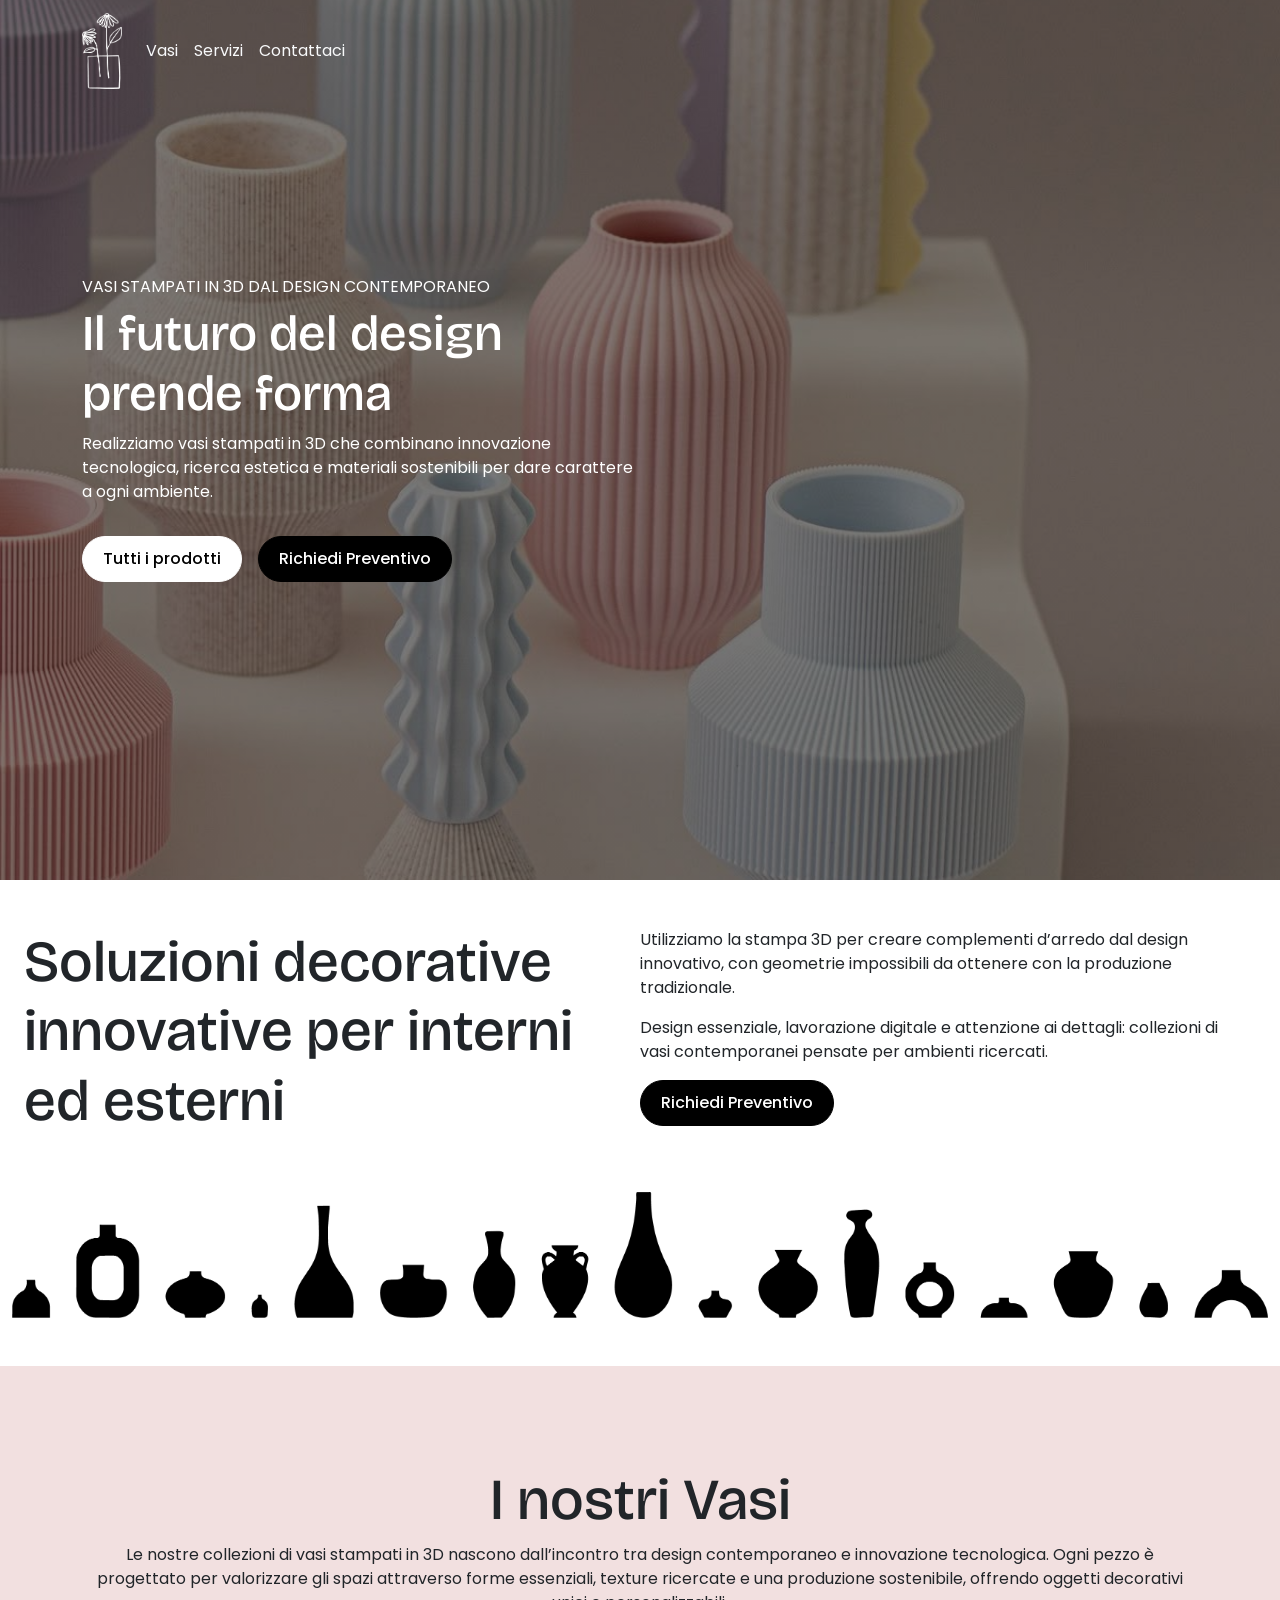
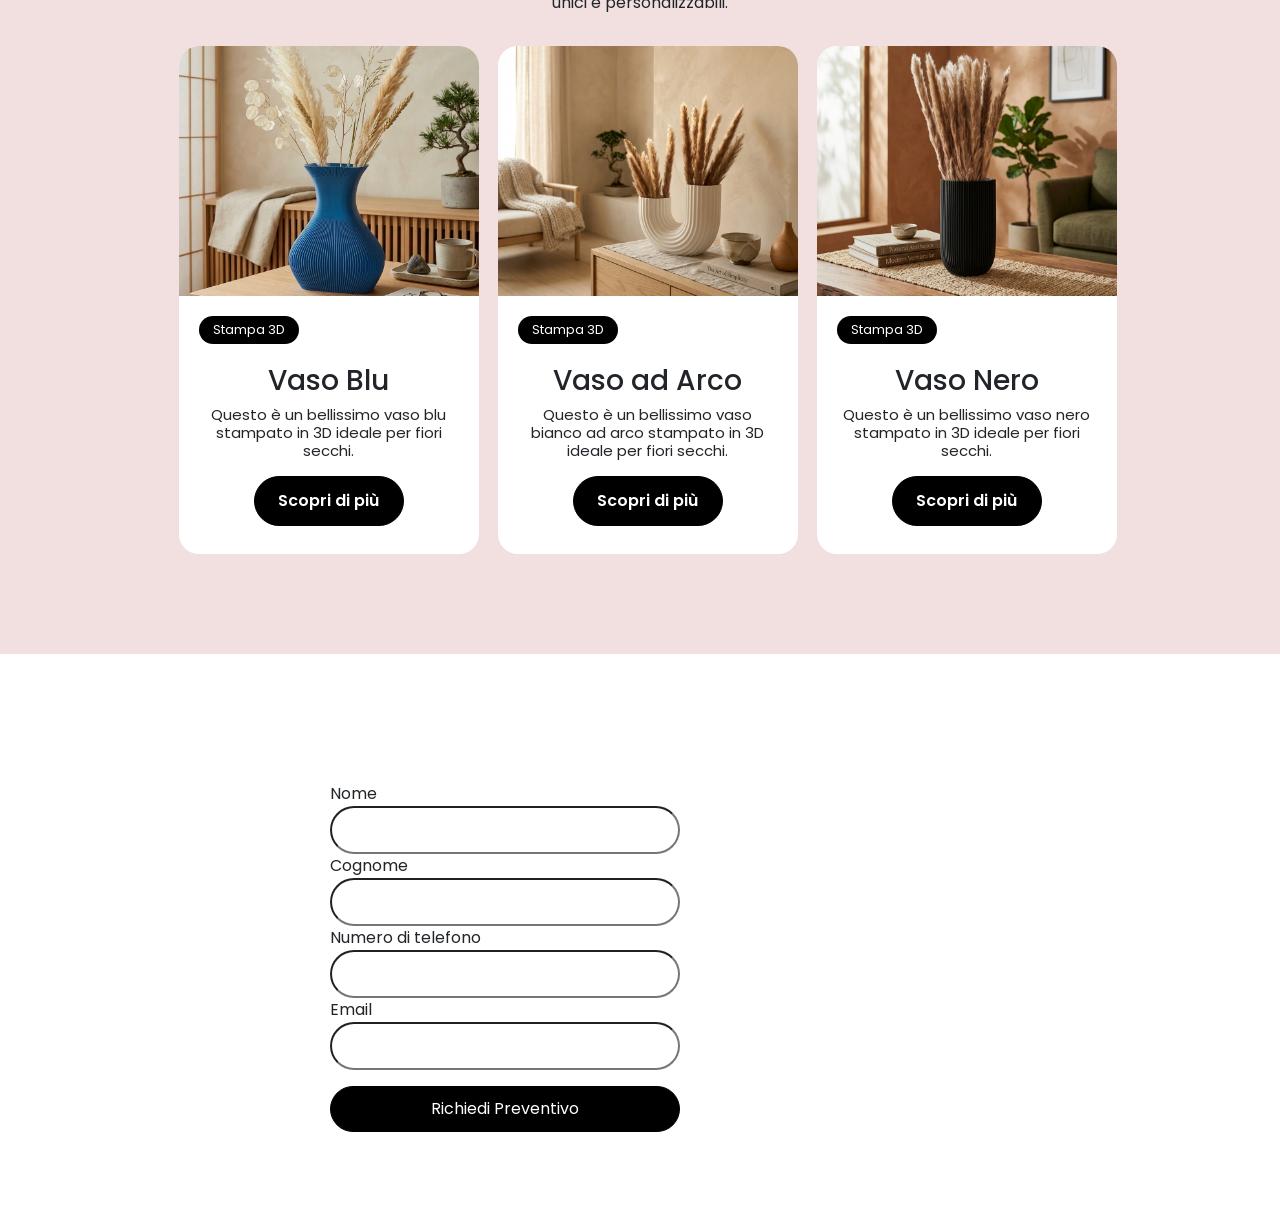
<file: index.html>
<!DOCTYPE html>
<html lang="en">
<head>
    <meta charset="UTF-8">
    <meta name="viewport" content="width=device-width, initial-scale=1.0">
    <link href="https://cdn.jsdelivr.net/npm/bootstrap@5.3.8/dist/css/bootstrap.min.css" rel="stylesheet" integrity="sha384-sRIl4kxILFvY47J16cr9ZwB07vP4J8+LH7qKQnuqkuIAvNWLzeN8tE5YBujZqJLB" crossorigin="anonymous">

    <link rel="stylesheet" href="style.css">
    <link rel="preconnect" href="https://fonts.googleapis.com">
    <link rel="preconnect" href="https://fonts.gstatic.com" crossorigin>
    <link href="https://fonts.googleapis.com/css2?family=Bricolage+Grotesque:opsz,wght@12..96,200..800&family=Poppins:ital,wght@0,100;0,200;0,300;0,400;0,500;0,600;0,700;0,800;0,900;1,100;1,200;1,300;1,400;1,500;1,600;1,700;1,800;1,900&family=Roboto:ital,wght@0,100..900;1,100..900&display=swap" rel="stylesheet">
    <link rel="preconnect" href="https://fonts.googleapis.com">
    <link rel="preconnect" href="https://fonts.gstatic.com" crossorigin>
    <link href="https://fonts.googleapis.com/css2?family=Bricolage+Grotesque:opsz,wght@12..96,200..800&family=Poppins:ital,wght@0,100;0,200;0,300;0,400;0,500;0,600;0,700;0,800;0,900;1,100;1,200;1,300;1,400;1,500;1,600;1,700;1,800;1,900&family=Roboto:ital,wght@0,100..900;1,100..900&display=swap" rel="stylesheet">
    <title>Vasi Stampati in 3D</title>
</head>
<body>
    
    <header>
        <nav class="navbar navbar-expand-lg bg-body-tertiary">
            <div class="container justify-content-between">
                <a class="navbar-brand" href="#"><img src="./img/logo_vaso_bianco.png" alt="" class="d-inline-block"></a>
                <button class="navbar-toggler" type="button" data-bs-toggle="collapse" data-bs-target="#navbarNavDropdown" aria-controls="navbarNavDropdown" aria-expanded="false" aria-label="Toggle navigation">
                    <span class="navbar-toggler-icon"></span>
                </button>
                <div class="collapse navbar-collapse" id="navbarNavDropdown">
                    <ul class="navbar-nav">
                        <li class="nav-item">
                        <a class="nav-link active link-light link-opacity-75-hover" aria-current="page" href="#vasi">Vasi</a>
                        </li>
                        <li class="nav-item">
                        <a class="nav-link link-light link-opacity-75-hover" href="#">Servizi</a>
                        </li>
                        <li class="nav-item">
                        <a class="nav-link link-light link-opacity-75-hover" href="#">Contattaci</a>
                        </li>
                        <!-- <li class="nav-item dropdown">
                        <a class="nav-link dropdown-toggle" href="#" role="button" data-bs-toggle="dropdown" aria-expanded="false">
                            Dropdown link
                        </a>
                        <ul class="dropdown-menu">
                            <li><a class="dropdown-item" href="#">Action</a></li>
                            <li><a class="dropdown-item" href="#">Another action</a></li>
                            <li><a class="dropdown-item" href="#">Something else here</a></li>
                        </ul>
                        </li> -->
                    </ul>
                </div>
            </div>
        </nav>
    </header>

    <!-- section hero -->
    <section class="container-fluid hero">
        <div class="container container_hero">
            <div class="hero_description col-xl-6 col-sm-12">
                <h1 class="h1">Vasi stampati in 3D dal design contemporaneo</h1>
                <h2 class="h2">Il futuro del design prende forma</h2>
                <p>Realizziamo vasi stampati in 3D che combinano innovazione tecnologica, ricerca estetica e materiali sostenibili per dare carattere a ogni ambiente.</p>
                <div class="ctn_pulsanti">
                    <button class="btn"><a href="#servizi">Tutti i prodotti</a></button> 
                    <button class="btn_1"><a href="#">Richiedi Preventivo</a></button>
                </div>

            </div>  
           
        </div>
    </section>



    <!-- section introduzione -->
    <section class="container-fluid mt-5">
        <div class="container-fluid row justify-content-center">
            <div class="col-xl-6 col-sm-12">
                <h2>Soluzioni decorative innovative per interni ed esterni</h2>
            </div>
            <div class="col-xl-6 col-sm-12">
                <p>Utilizziamo la stampa 3D per creare complementi d’arredo dal design innovativo, con geometrie impossibili da ottenere con la produzione tradizionale. </p>
                <p>Design essenziale, lavorazione digitale e attenzione ai dettagli: collezioni di vasi contemporanei pensate per ambienti ricercati.</p>
                <button class="btn_2"><a href="#">Richiedi Preventivo</a></button>

            </div>
        </div>
        <div class="mt-5">
            <img class="illustrazione" src="./img/illustrazione_vasi.png" alt="">
        </div>


    </section>
    



    <!-- section servizi -->
    <section class="container-fluid cnt_servizi mt-5 justify-content-center" id="vasi">
        <div class="container text-center">
            <h2>I nostri Vasi</h2>
            <p>Le nostre collezioni di vasi stampati in 3D nascono dall’incontro tra design contemporaneo e innovazione tecnologica. Ogni pezzo è progettato per valorizzare gli spazi attraverso forme essenziali, texture ricercate e una produzione sostenibile, offrendo oggetti decorativi unici e personalizzabili.</p>
        </div>

        <div class="container text-center">
            
            
        <!-- card 1-->
        <div class="cnt_1">
            <div class="cnt_img1"></div>
            <div class="badge1">Stampa 3D</div>
            <div class="cnt_descrizione">
                <h3>Vaso Blu</h3>
                <p>Questo è un bellissimo vaso blu stampato in 3D ideale per fiori secchi.</p>
                <button class="my_btn"><a href="./product/pagina_vaso.html">Scopri di più</a></button>
            </div>

       </div>

        <!-- card 2-->
        <div class="cnt_1">
            <div class="cnt_img2"></div>
            <div class="badge1">Stampa 3D</div>
            <div class="cnt_descrizione">
                <h3>Vaso ad Arco</h3>
                <p>Questo è un bellissimo vaso bianco ad arco stampato in 3D ideale per fiori secchi.</p>
                <button class="my_btn"><a href="./product/pagina_vaso.html">Scopri di più</a></button>
            </div>

       </div>

        <!-- card 3-->
        <div class="cnt_1">
            <div class="cnt_img3"></div>
            <div class="badge1">Stampa 3D</div>
            <div class="cnt_descrizione">
                <h3>Vaso Nero</h3>
                <p>Questo è un bellissimo vaso nero stampato in 3D ideale per fiori secchi.</p>
                <button class="my_btn"><a href="./product/pagina_vaso.html">Scopri di più</a></button>
            </div>

       </div>
    </div>  
    </section>


    <!-- form di contatto -->
    <section class="container-fluid contact-form row justify-content-center">
        
        <div class="container col-6">
                <h4></h4>
        </div>

        <div class="container col-6">
            <div class="label_form">
                <label for="">Nome</label>
                <input type="text" name="" id="">
            </div>

            <div class="label_form">
                <label for="">Cognome</label>
                <input type="text" name="" id="">
            </div>

            <div class="label_form">
                <label for="">Numero di telefono</label>
                <input type="number" name="" id="">
            </div>

            <div class="label_form">
                <label for="">Email</label>
                <input type="email" name="" id="">
            </div>
            <div class="label_form mt-3">
                <input class="btn_2" type="button" name="" id="" value="Richiedi Preventivo">
            </div>
        </div>
        
    </section>


    <script src="https://cdn.jsdelivr.net/npm/bootstrap@5.3.8/dist/js/bootstrap.bundle.min.js" integrity="sha384-FKyoEForCGlyvwx9Hj09JcYn3nv7wiPVlz7YYwJrWVcXK/BmnVDxM+D2scQbITxI" crossorigin="anonymous"></script>
</body>
</html>
</file>
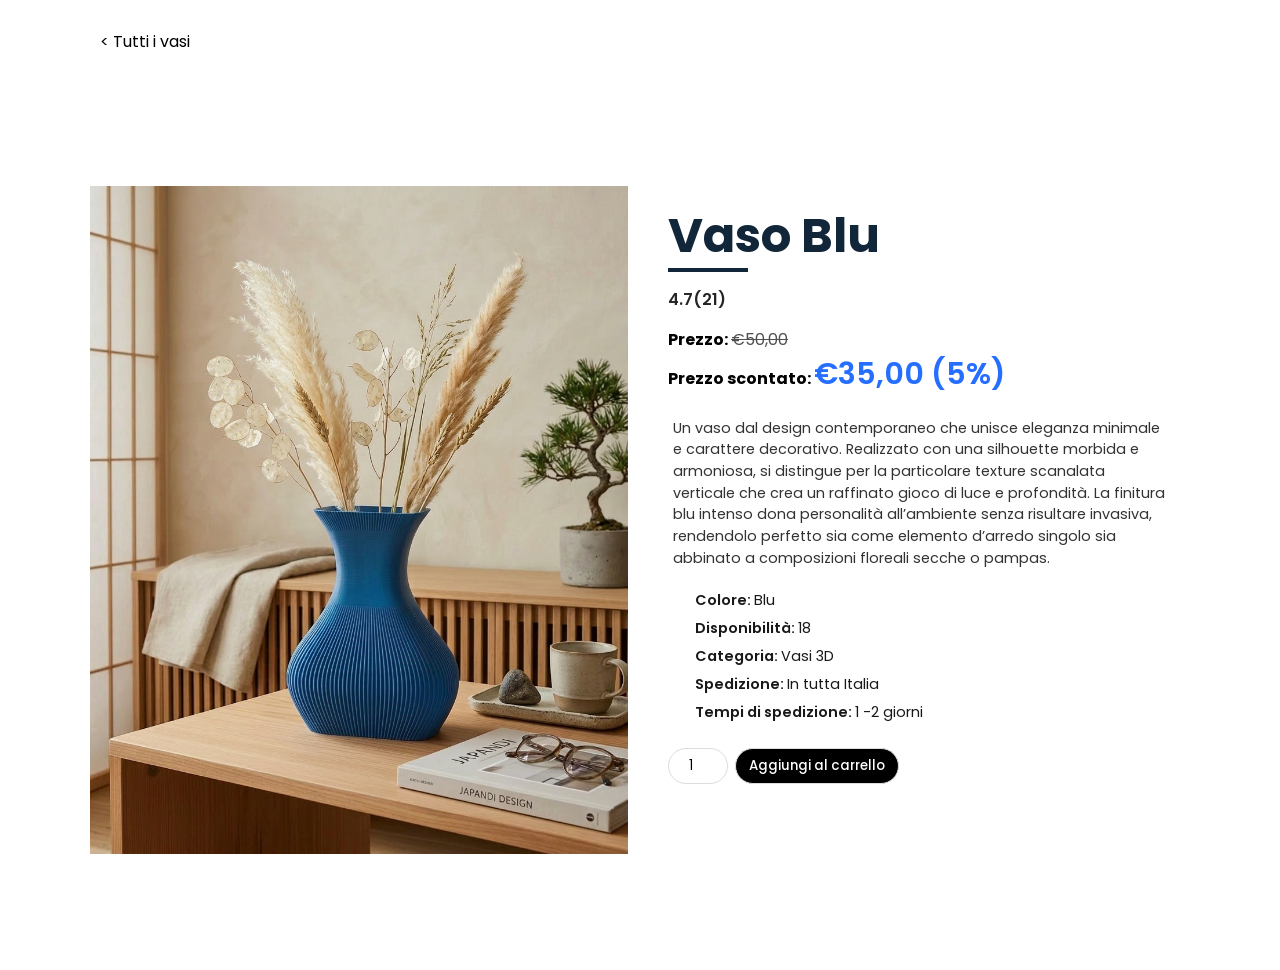
<file: pagina_vaso.html>
<!DOCTYPE html>
<html lang="en">
<head>
    <meta charset="UTF-8">
    <meta name="viewport" content="width=device-width, initial-scale=1.0">
    <link href="https://fonts.googleapis.com/css2?family=Poppins:ital,wght@0,100;0,200;0,300;0,400;0,500;0,600;0,700;0,800;0,900;1,100;1,200;1,300;1,400;1,500;1,600;1,700;1,800;1,900&display=swap" rel="stylesheet">
    <link rel="stylesheet" href="style_pag_vaso.css">
    <title>Pagina Vaso</title>
</head>
<body>
  <div class="come_back">
    <a href="./testSite.html"> < Tutti i vasi </a>
  </div>  
  <div class="card-wrapper">
  <div class="card">
    <!-- card left -->
    <div class="product-imgs">
      <div class="img-display">
        <div class="img-showcase">
          <img src="./img/vaso1.png" alt="shoe image">
        </div>
      </div>
      
    </div>
    <!-- card right -->
    <div class="product-content">
      <h2 class="product-title">Vaso Blu</h2>
      <div class="product-rating">
        <i class="fas fa-star"></i>
        <i class="fas fa-star"></i>
        <i class="fas fa-star"></i>
        <i class="fas fa-star"></i>
        <i class="fas fa-star-half-alt"></i>
        <span>4.7(21)</span>
      </div>

      <div class="product-price">
        <p class="last-price">Prezzo: <span>€50,00</span></p>
        <p class="new-price">Prezzo scontato: <span>€35,00 (5%)</span></p>
      </div>

      <div class="product-detail">
      
        <p>Un vaso dal design contemporaneo che unisce eleganza minimale e carattere decorativo. Realizzato con una silhouette morbida e armoniosa, si distingue per la particolare texture scanalata verticale che crea un raffinato gioco di luce e profondità.

      La finitura blu intenso dona personalità all’ambiente senza risultare invasiva, rendendolo perfetto sia come elemento d’arredo singolo sia abbinato a composizioni floreali secche o pampas.</p>
        <ul>
          <li>Colore: <span>Blu</span></li>
          <li>Disponibilità: <span>18</span></li>
          <li>Categoria: <span>Vasi 3D</span></li>
          <li>Spedizione: <span>In tutta Italia</span></li>
          <li>Tempi di spedizione: <span>1 -2 giorni</span></li>
        </ul>
      </div>

      <div class="purchase-info">
        <input type="number" min="0" value="1">
        <button type="button" class="btn">
          Aggiungi al carrello <i class="fas fa-shopping-cart"></i>
        </button>
      
      </div>

      
    </div>
  </div>
</div>
</body>
</html>
</file>
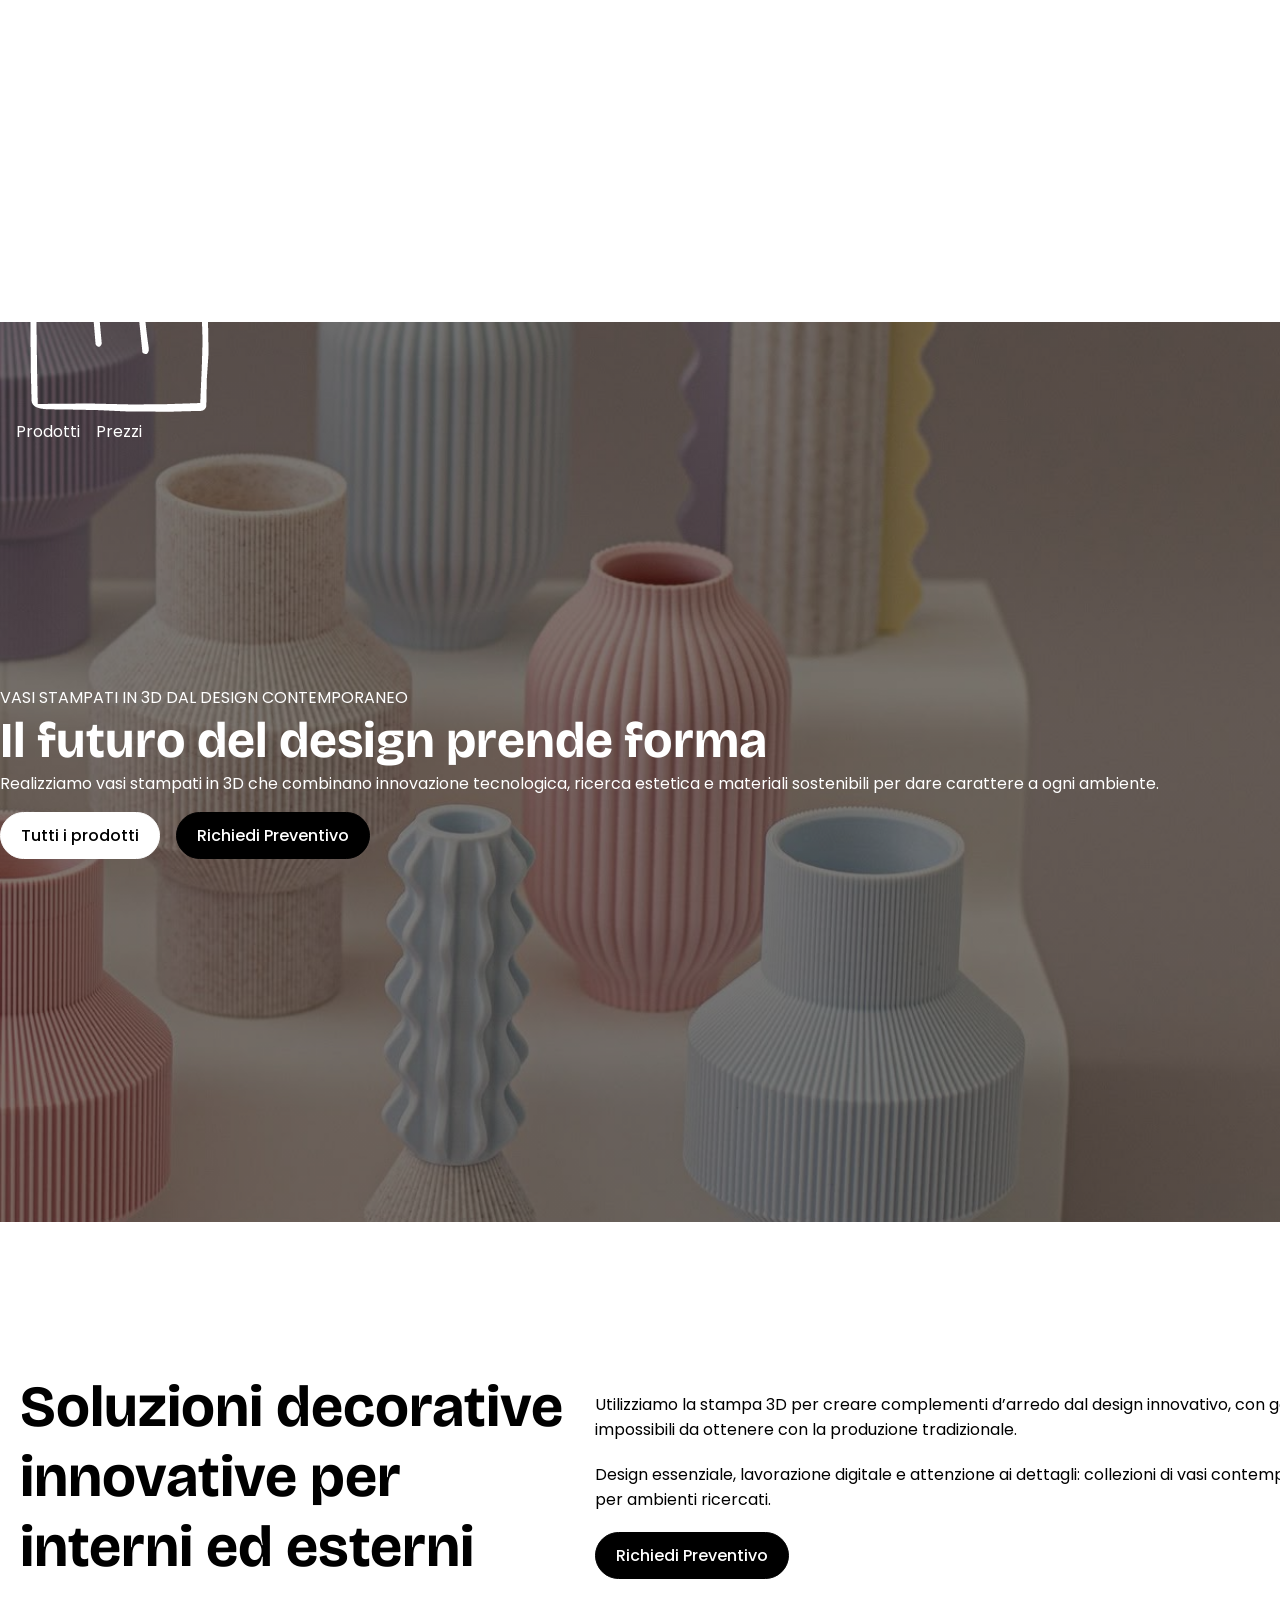
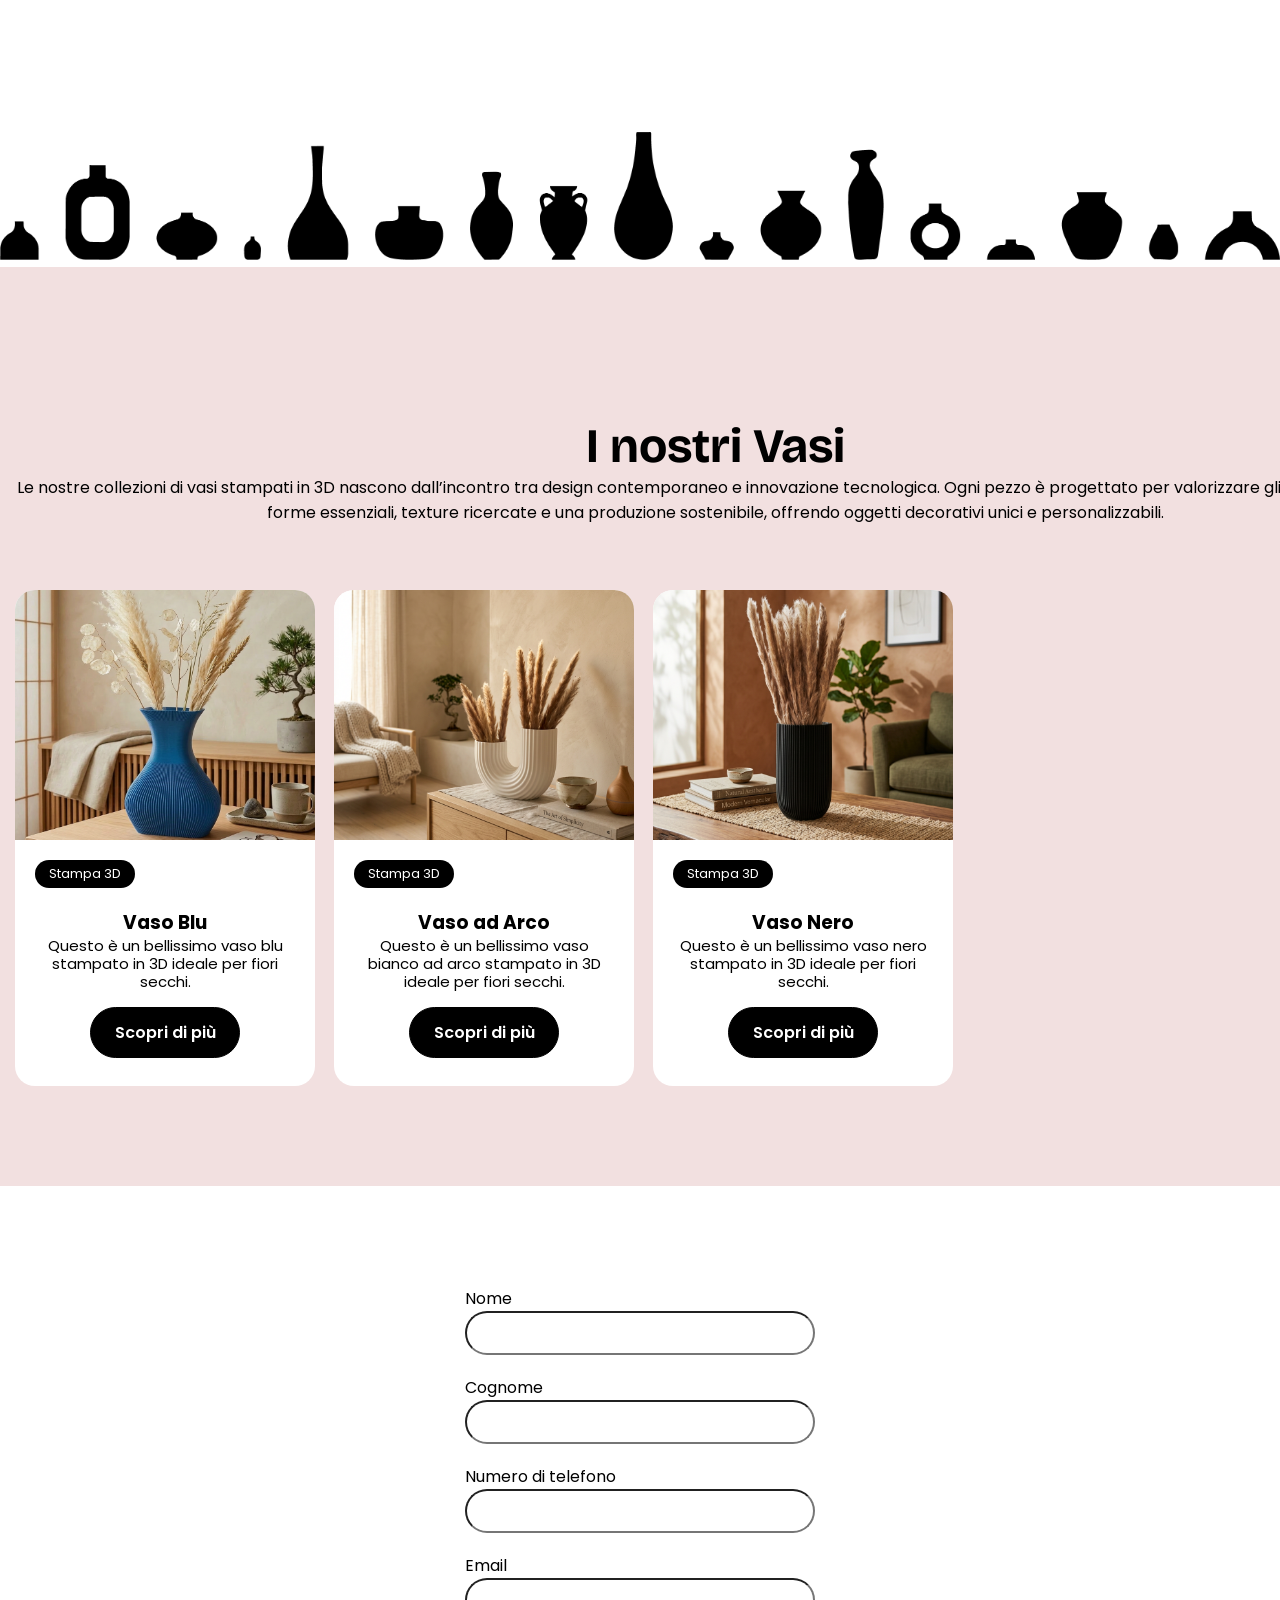
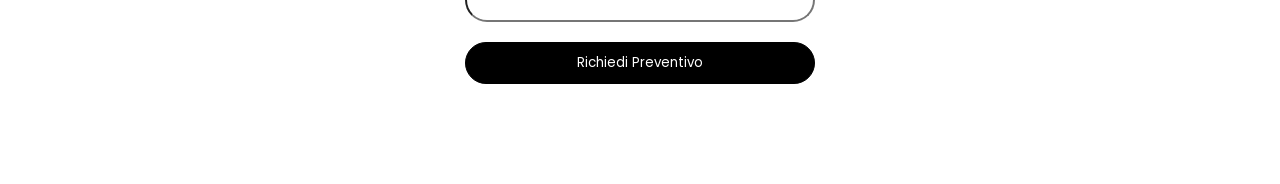
<file: testSite.html>
<!DOCTYPE html>
<html lang="en">
<head>
    <meta charset="UTF-8">
    <meta name="viewport" content="width=device-width, initial-scale=1.0">
    <link rel="stylesheet" href="style.css">
    <link rel="preconnect" href="https://fonts.googleapis.com">
    <link rel="preconnect" href="https://fonts.gstatic.com" crossorigin>
    <link href="https://fonts.googleapis.com/css2?family=Bricolage+Grotesque:opsz,wght@12..96,200..800&family=Poppins:ital,wght@0,100;0,200;0,300;0,400;0,500;0,600;0,700;0,800;0,900;1,100;1,200;1,300;1,400;1,500;1,600;1,700;1,800;1,900&family=Roboto:ital,wght@0,100..900;1,100..900&display=swap" rel="stylesheet">
    <link rel="preconnect" href="https://fonts.googleapis.com">
    <link rel="preconnect" href="https://fonts.gstatic.com" crossorigin>
    <link href="https://fonts.googleapis.com/css2?family=Bricolage+Grotesque:opsz,wght@12..96,200..800&family=Poppins:ital,wght@0,100;0,200;0,300;0,400;0,500;0,600;0,700;0,800;0,900;1,100;1,200;1,300;1,400;1,500;1,600;1,700;1,800;1,900&family=Roboto:ital,wght@0,100..900;1,100..900&display=swap" rel="stylesheet">
    <title>Document</title>
</head>
<body>
    
    <header class="cointainer_navbar">
        <div class="ctn_navbar">
            <div class="logo">
                <a href="#"><img src="./img/logo_vaso_bianco.png" alt=""></a>
            </div>

            <nav class="nav_menu">
                <a href="#servizi">Prodotti</a>
                <a href="">Prezzi</a>
            </nav>
        </div>
    </header>

    <!-- section hero -->
    <section class="hero">
        <div class="cointainer_hero">
            <div class="hero_description">
                <h1>Vasi stampati in 3D dal design contemporaneo</h1>
                <h2>Il futuro del design prende forma</h2>
                <p>Realizziamo vasi stampati in 3D che combinano innovazione tecnologica, ricerca estetica e materiali sostenibili per dare carattere a ogni ambiente.</p>
                <div class="ctn_pulsanti">
                    <button class="btn"><a href="#servizi">Tutti i prodotti</a></button> 
                    <button class="btn_1"><a href="#">Richiedi Preventivo</a></button>
                </div>

            </div>  
            <div class="vuoto"> 
            </div>
        </div>
    </section>



    <!-- section introduzione -->
    <section>
        <div class="ctn_info">
            <div class="title_info">
                <h2>Soluzioni decorative innovative per interni ed esterni</h2>
            </div>
            <div class="info_description">
                <p>Utilizziamo la stampa 3D per creare complementi d’arredo dal design innovativo, con geometrie impossibili da ottenere con la produzione tradizionale. </p>
                <p>Design essenziale, lavorazione digitale e attenzione ai dettagli: collezioni di vasi contemporanei pensate per ambienti ricercati.</p>
                <button class="btn_2"><a href="#">Richiedi Preventivo</a></button>

            </div>
        </div>
        <div>
            <img class="illustrazione" src="./img/illustrazione_vasi.png" alt="">
        </div>


    </section>
    



    <!-- section servizi -->
    <section class="cnt_servizi" id="servizi">
        <div class="servizi_description">
            <h2>I nostri Vasi</h2>
            <p>Le nostre collezioni di vasi stampati in 3D nascono dall’incontro tra design contemporaneo e innovazione tecnologica. Ogni pezzo è progettato per valorizzare gli spazi attraverso forme essenziali, texture ricercate e una produzione sostenibile, offrendo oggetti decorativi unici e personalizzabili.</p>
        </div>

        <div class="contenitore">
            
            
        <!-- card 1-->
        <div class="cnt_1">
            <div class="cnt_img1"></div>
            <div class="badge1">Stampa 3D</div>
            <div class="cnt_descrizione">
                <h3>Vaso Blu</h3>
                <p>Questo è un bellissimo vaso blu stampato in 3D ideale per fiori secchi.</p>
                <button class="my_btn"><a href="./product/pagina_vaso.html">Scopri di più</a></button>
            </div>

       </div>

        <!-- card 2-->
        <div class="cnt_1">
            <div class="cnt_img2"></div>
            <div class="badge1">Stampa 3D</div>
            <div class="cnt_descrizione">
                <h3>Vaso ad Arco</h3>
                <p>Questo è un bellissimo vaso bianco ad arco stampato in 3D ideale per fiori secchi.</p>
                <button class="my_btn"><a href="./product/pagina_vaso.html">Scopri di più</a></button>
            </div>

       </div>

        <!-- card 3-->
        <div class="cnt_1">
            <div class="cnt_img3"></div>
            <div class="badge1">Stampa 3D</div>
            <div class="cnt_descrizione">
                <h3>Vaso Nero</h3>
                <p>Questo è un bellissimo vaso nero stampato in 3D ideale per fiori secchi.</p>
                <button class="my_btn"><a href="./product/pagina_vaso.html">Scopri di più</a></button>
            </div>

       </div>
    </div>  
    </section>


    <!-- form di contatto -->
    <section class="contact-form">
               
        <div class="label_form">
            <label for="">Nome</label>
            <input type="text" name="" id="">
        </div>

        <div class="label_form">
            <label for="">Cognome</label>
            <input type="text" name="" id="">
        </div>

        <div class="label_form">
            <label for="">Numero di telefono</label>
            <input type="number" name="" id="">
        </div>

        <div class="label_form">
            <label for="">Email</label>
            <input type="email" name="" id="">
        </div>
        <div class="label_form">
            <input class="btn_2" type="button" name="" id="" value="Richiedi Preventivo">
        </div>
    </section>

</body>
</html>
</file>
<file: style.css>
* {
    margin: 0;
    padding: 0;
    box-sizing: border-box;
    font-family: 'Poppins', sans-serif;
    scroll-behavior: smooth;
}

.navbar {
    background-color: transparent !important;
    z-index: 999;
}

.navbar img {
    width: 40px;
    height: auto;
    
   
}

.nav_menu  {
    display: flex;
    flex-direction: row;
    
}

.nav_menu a {
    text-decoration: none;
    color: #ffffff;
    margin-left: 16px;
}

.hero {
    height: 100vh;
    background-image: linear-gradient(rgba(0, 0, 0, 0.5), rgba(0, 0, 0, 0.5)), url(./img/bgimg_hero.jpg);
    background-repeat: no-repeat;
    background-size: cover;
    background-position: center center;
    margin-top: -122px;
    
}





.hero_description {
    height: 100vh;
    display: flex;
    justify-content: center;
    flex-direction: column;
}

.hero_description h2 {
     font-family: "Bricolage Grotesque", sans-serif;
     color: #fff;
     font-size: 50px;
}

.hero_description h1 {
    color: #fff;
    font-size: 16px;
    text-transform: uppercase;
    font-weight: 400;
}

.hero_description p {
    color: #fff;

}

.ctn_pulsanti {
    margin-top: 16px;
    display: flex;
    column-gap: 16px;
}

.btn {
    min-width: 100px;
    padding: 10px 20px;
    border-radius: 50px;
    border: none;
    border: 1px solid #fff;
    transition: all ease 0.4s;
    background-color: #fff;
}

.btn:hover, .btn_1:hover {
    background-color: transparent;
    border: 1px solid #fff;
}

.btn:hover a, .btn_1:hover a {
    color: #fff;
}


.btn_1 {
    background-color: #000;
    min-width: 100px;
    padding: 10px 20px;
    border-radius: 50px;
    border: none;
    border: 1px solid #000;
    transition: all ease 0.4s;
    
}
.btn_2 {
    background-color: #000;
    min-width: 100px;
    padding: 10px 20px;
    border-radius: 50px;
    border: none;
    border: 1px solid #000;
    transition: all ease 0.4s;
}

input.btn_2 {
    color: #fff;
}
.btn_2:hover {
    background-color: transparent;
    border: 1px solid #000000;
}


.btn_2 a {
    color: #ffffff;
    text-decoration: none;
    font-weight: 500;
    font-size: 16px;
}

.btn_2:hover a {
    color: #000000;
}
.btn a {
    color: #000;
    text-decoration: none;
    font-weight: 500;
    font-size: 16px;
}

.btn_1 a {
    color: #ffffff;
    text-decoration: none;
    font-weight: 500;
    font-size: 16px;
}

.illustrazione {
    width: 100%;
}

.ctn_info {
    display: flex;
    flex-direction: row;
    width: 1430px;
    margin: 50px auto;
    column-gap: 32px;
    padding: 100px 20px;
}

h2 {
    font-family: "Bricolage Grotesque", sans-serif;
    font-size: 58px;
}

.title_info {
    width: 40%;
}

.info_description {
    width: 60%;
    margin-top: 20px;
    display: flex;
    flex-direction: column;
    row-gap: 20px;
    align-items: flex-start;
}




.servizi_description h2 {
    font-family: "Bricolage Grotesque", sans-serif;
    font-size: 48px;
}

.servizi_description {
    text-align: center;
    width: 1430px;
    margin: 50px auto;
}

/* .contenitore {
    width: 1430px;
    text-align: center;
    margin: 50px auto;
    border-radius: 20px;
    display: flex;
    flex-direction: row;
    justify-content: space-evenly;
} */

.cnt_1 {
    width: 300px;
    height: auto;
    display: inline-block;
    margin-left: 15px;
    margin-top: 15px;
    border-radius: 20px;
    text-align: center;
    background-color: #ffffff;
    transition: all ease 0.4s;

}
.cnt_1:hover {
    transform: scale(1.04);
    box-shadow: -8px 6px 15px 2px #00000052;
    
}
.cnt_img1 {
    width: 100%;
    height: 250px;
    background-image: url(./img/vaso1.png);
    background-size: cover;
    background-repeat: no-repeat;
    background-position: center;
    border-radius: 20px 20px 0 0;
}

.cnt_img2 {
    width: 100%;
    height: 250px;
    background-image: url(./img/vaso2.png);
    background-size: cover;
    background-repeat: no-repeat;
    background-position: center;
    border-radius: 20px 20px 0 0;
}

.cnt_img3 {
    width: 100%;
    height: 250px;
    background-image: url(./img/vaso3.png);
    background-size: cover;
    background-repeat: no-repeat;
    background-position: center;
    border-radius: 20px 20px 0 0;
}

.cnt_descrizione {
    padding: 20px;
}
.cnt_descrizione p{
    font-size: 15px;
    line-height: 1.2em;
}

.badge1 {
    background-color: #000;
    width: 100px;
    border-radius: 20px;
    color:#ffffff;
    margin-top: 20px;
    font-size: 13px;
    margin-left: 20px;
    text-align: center;
    padding: 4px;
}

.my_btn {

    min-width: 150px;
    min-height: 25px;
    background-color: rgb(0, 0, 0);
    border-radius: 50px;
    border: 1px solid #000000;
    font-size: 16px;
    cursor: pointer;
    display: block;
    margin: 0 auto;
    margin-top: 16px;
    margin-bottom: 8px;
    padding: 12px 20px;
    transition: all ease 0.4s;
    font-weight: 600;
    
}
.my_btn a {
    color: rgb(255, 255, 255);
    text-decoration: none;
}

.my_btn:hover{

background-color: rgb(255, 255, 255);
color: #000000;
border: 1px solid #000;
}

.my_btn:hover a{
    color: rgb(0, 0, 0);
}


.cnt_servizi {

    background-color: #e4bdbd79;
  padding: 100px 0;
}

.contact-form {
    display: flex;
    flex-direction: column;
        align-items: center;
        row-gap: 20px;
        padding: 100px 20px;
}

.label_form {
    display: flex;
    flex-direction: column;
    align-items: flex-start;
    
}

    

.label_form input {
    width: 350px;
    border-radius: 50px;
    padding: 10px 20px;
    
}
</file>
<file: style_pag_vaso.css>
*{
    box-sizing: border-box;
    padding: 0;
    margin: 0;
    font-family: 'Poppins', sans-serif;
}
body{
    line-height: 1.5;
}
.card-wrapper{
    max-width: 1100px;
    margin: 0 auto;
}
img{
    width: 100%;
    display: block;
}
.img-display{
    overflow: hidden;
}
.img-showcase{
    display: flex;
    width: 100%;
    transition: all 0.5s ease;
}
.img-showcase img{
    min-width: 100%;
}
.img-select{
    display: flex;
}
.img-item{
    margin: 0.3rem;
}
.img-item:nth-child(1),
.img-item:nth-child(2),
.img-item:nth-child(3){
    margin-right: 0;
}
.img-item:hover{
    opacity: 0.8;
}
.product-content{
    padding: 2rem 1rem;
}
.product-title{
    font-size: 3rem;
    text-transform: capitalize;
    font-weight: 700;
    position: relative;
    color: #12263a;
    margin: 1rem 0;
}
.product-title::after{
    content: "";
    position: absolute;
    left: 0;
    bottom: 0;
    height: 4px;
    width: 80px;
    background: #12263a;
}
.product-link{
    text-decoration: none;
    text-transform: uppercase;
    font-weight: 400;
    font-size: 0.9rem;
    display: inline-block;
    margin-bottom: 0.5rem;
    background: #256eff;
    color: #fff;
    padding: 0 0.3rem;
    transition: all 0.5s ease;
}
.product-link:hover{
    opacity: 0.9;
}
.product-rating{
    color: #ffc107;
}
.product-rating span{
    font-weight: 600;
    color: #252525;
}
.product-price{
    margin: 1rem 0;
    font-size: 1rem;
    font-weight: 700;
}
.product-price span{
    font-weight: 400;
}
.last-price span{
    color: #505050;
    text-decoration: line-through;
}
.new-price span{
    color: #256eff;
    font-size: 30px;
    font-weight: 600;
}
.product-detail h2{
    text-transform: capitalize;
    color: #12263a;
    padding-bottom: 0.6rem;
}
.product-detail p{
    font-size: 0.9rem;
    padding: 0.3rem;
    opacity: 0.8;
}
.product-detail ul{
    margin: 1rem 0;
    font-size: 0.9rem;
}
.product-detail ul li{
    margin: 0;
    list-style: none;
    background: url(https://cdn-icons-png.flaticon.com/128/14090/14090371.png) left center no-repeat;
    background-size: 18px;
    padding-left: 1.7rem;
    margin: 0.4rem 0;
    font-weight: 600;
    opacity: 0.9;
}
.product-detail ul li span{
    font-weight: 400;
}
.purchase-info{
    margin: 1.5rem 0;
}
.purchase-info input,
.purchase-info .btn{
    border: 1.5px solid #ddd;
    border-radius: 25px;
    text-align: center;
    padding: 0.45rem 0.8rem;
    outline: 0;
    margin-right: 0.2rem;
    margin-bottom: 1rem;
}
.purchase-info input{
    width: 60px;
}
.purchase-info .btn{
    cursor: pointer;
    color: #fff;
}
.purchase-info .btn:first-of-type{
    background-color:#000;
    font-weight: 500;

}

.purchase-info .btn:hover{
    opacity: 0.9;
}
.social-links{
    display: flex;
    align-items: center;
}
.social-links a{
    display: flex;
    align-items: center;
    justify-content: center;
    width: 32px;
    height: 32px;
    color: #000;
    border: 1px solid #000;
    margin: 0 0.2rem;
    border-radius: 50%;
    text-decoration: none;
    font-size: 0.8rem;
    transition: all 0.5s ease;
}
.social-links a:hover{
    background: #000;
    border-color: transparent;
    color: #fff;
}

@media screen and (min-width: 992px){
    .card{
        display: grid;
        grid-template-columns: repeat(2, 1fr);
        grid-gap: 1.5rem;
    }
    .card-wrapper{
        height: 100vh;
        display: flex;
        justify-content: center;
        align-items: center;
    }
    .product-imgs{
        display: flex;
        flex-direction: column;
        justify-content: center;
    }
    .product-content{
        padding-top: 0;
    }
}
.come_back {
    width: 1080px;
    margin: 0 auto;
    margin-top: 30px;
    margin-bottom: 16px;
}
.come_back a{
text-decoration: none;
color:#000;
}
</file>
